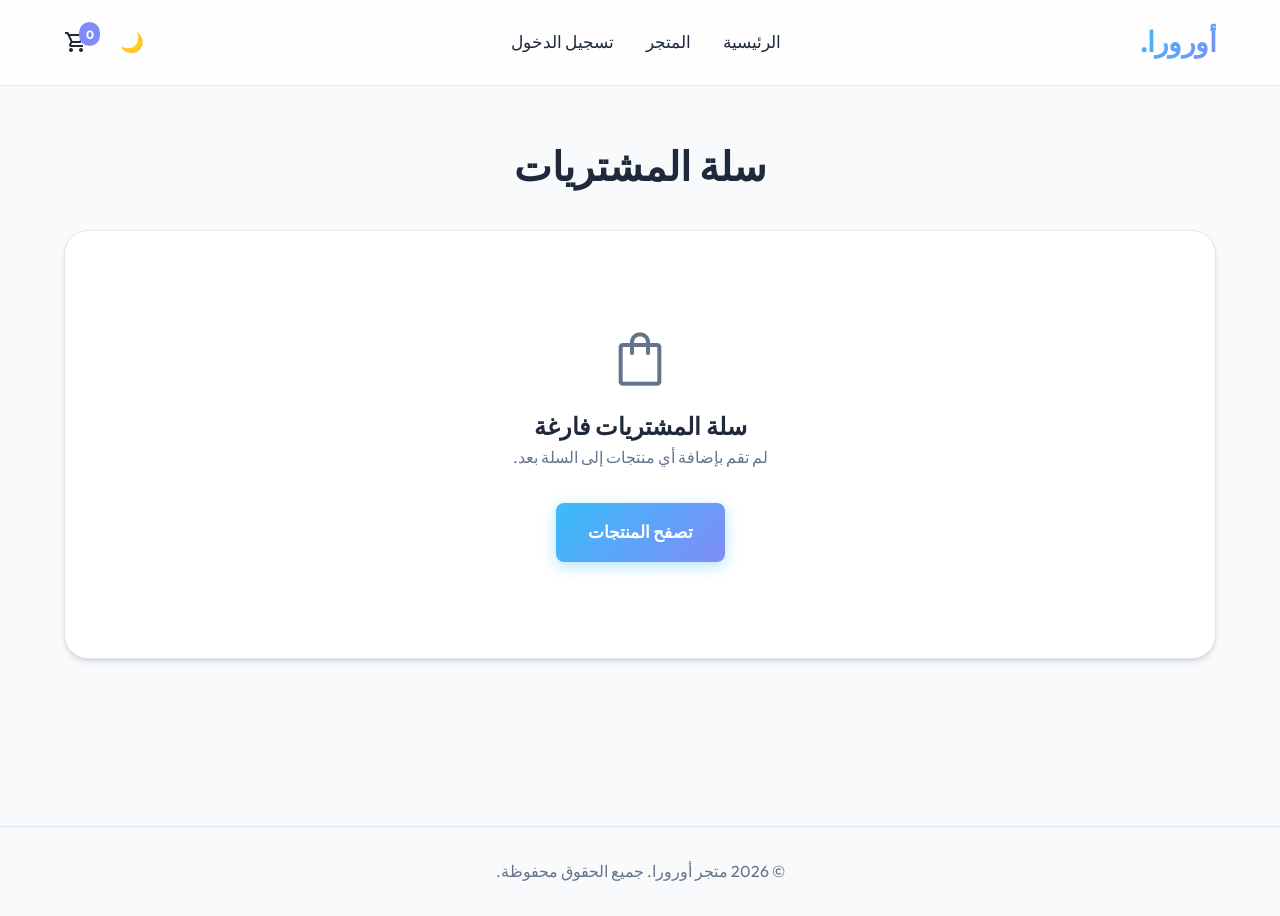
<file: cart.html>
<!DOCTYPE html>
<html lang="ar" dir="rtl" data-theme="light">
<head>
    <meta charset="UTF-8">
    <meta name="viewport" content="width=device-width, initial-scale=1.0">
    <title>متجر أورورا | سلة المشتريات</title>
    <link rel="stylesheet" href="css/style.css">
    <link href="https://fonts.googleapis.com/css2?family=Material+Symbols+Outlined" rel="stylesheet" />
</head>
<body>

    <header>
        <nav>
            <a href="index.html" class="logo">أورورا.</a>
            <ul class="nav-links">
                <li><a href="index.html">الرئيسية</a></li>
                <li><a href="shop.html">المتجر</a></li>
                <li><a href="login.html">تسجيل الدخول</a></li>
            </ul>
            <div style="display: flex; gap: 1.5rem; align-items: center;">
                <button id="theme-toggle" class="theme-toggle">🌙</button>
                <a href="cart.html" class="cart-icon">
                    <span class="material-symbols-outlined">shopping_cart</span>
                    <span class="cart-count">0</span>
                </a>
                <button id="menu-toggle" class="menu-toggle">
                    <span></span>
                    <span></span>
                    <span></span>
                </button>
            </div>
        </nav>
        <ul class="mobile-nav" id="mobile-nav">
            <li><a href="index.html">الرئيسية</a></li>
            <li><a href="shop.html">المتجر</a></li>
            <li><a href="login.html">تسجيل الدخول</a></li>
        </ul>
    </header>

    <main>
        <h1 class="section-title">سلة المشتريات</h1>
        
        <div class="cart-container" id="cart-container">
            <!-- Cart items will be generated here by cart.js -->
        </div>
    </main>

    <footer>
        <p>&copy; 2026 متجر أورورا. جميع الحقوق محفوظة.</p>
    </footer>

    <script src="js/main.js"></script>
    <script src="js/cart.js"></script>
</body>
</html>
</file>
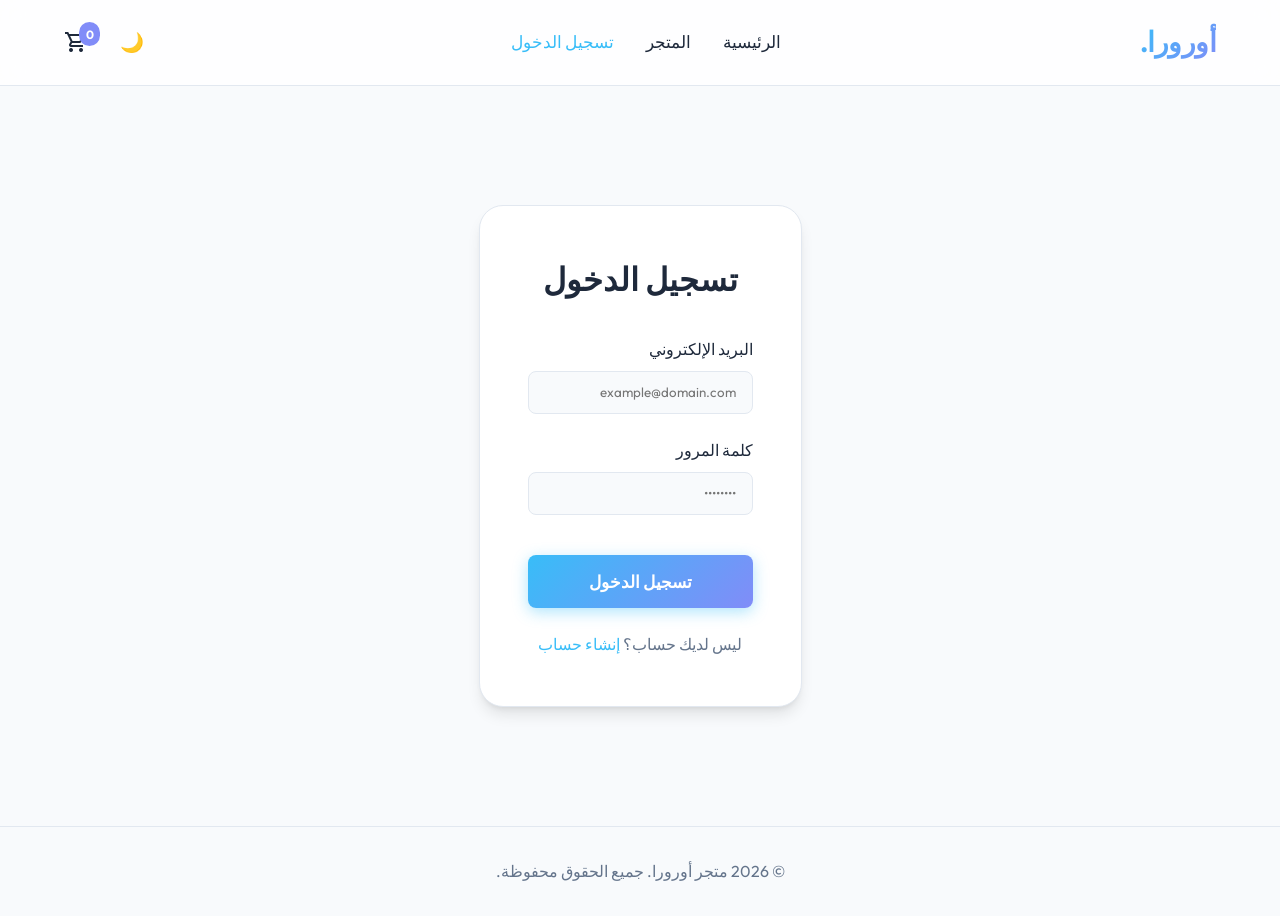
<file: login.html>
<!DOCTYPE html>
<html lang="ar" dir="rtl" data-theme="light">
<head>
    <meta charset="UTF-8">
    <meta name="viewport" content="width=device-width, initial-scale=1.0">
    <title>متجر أورورا | تسجيل الدخول</title>
    <link rel="stylesheet" href="css/style.css">
    <link href="https://fonts.googleapis.com/css2?family=Material+Symbols+Outlined" rel="stylesheet" />
</head>
<body>

    <header>
        <nav>
            <a href="index.html" class="logo">أورورا.</a>
            <ul class="nav-links">
                <li><a href="index.html">الرئيسية</a></li>
                <li><a href="shop.html">المتجر</a></li>
                <li><a href="login.html" style="color: var(--secondary-color);">تسجيل الدخول</a></li>
            </ul>
            <div style="display: flex; gap: 1.5rem; align-items: center;">
                <button id="theme-toggle" class="theme-toggle">🌙</button>
                <a href="cart.html" class="cart-icon">
                    <span class="material-symbols-outlined">shopping_cart</span>
                    <span class="cart-count">0</span>
                </a>
                <button id="menu-toggle" class="menu-toggle">
                    <span></span>
                    <span></span>
                    <span></span>
                </button>
            </div>
        </nav>
        <ul class="mobile-nav" id="mobile-nav">
            <li><a href="index.html">الرئيسية</a></li>
            <li><a href="shop.html">المتجر</a></li>
            <li><a href="login.html">تسجيل الدخول</a></li>
        </ul>
    </header>

    <main style="display: flex; align-items: center; justify-content: center;">
        <div class="login-container">
            <h2>تسجيل الدخول</h2>
            <form onsubmit="event.preventDefault(); window.location.href='index.html';">
                <div class="form-group">
                    <label for="email">البريد الإلكتروني</label>
                    <input type="email" id="email" required placeholder="example@domain.com">
                </div>
                <div class="form-group">
                    <label for="password">كلمة المرور</label>
                    <input type="password" id="password" required placeholder="••••••••">
                </div>
                <button type="submit" class="btn btn-primary login-btn">تسجيل الدخول</button>
            </form>
            <p style="text-align: center; margin-top: 1.5rem; color: var(--text-secondary);">
                ليس لديك حساب؟ <a href="#" style="color: var(--secondary-color); font-weight: 500;">إنشاء حساب</a>
            </p>
        </div>
    </main>

    <footer>
        <p>&copy; 2026 متجر أورورا. جميع الحقوق محفوظة.</p>
    </footer>

    <script src="js/main.js"></script>
</body>
</html>
</file>
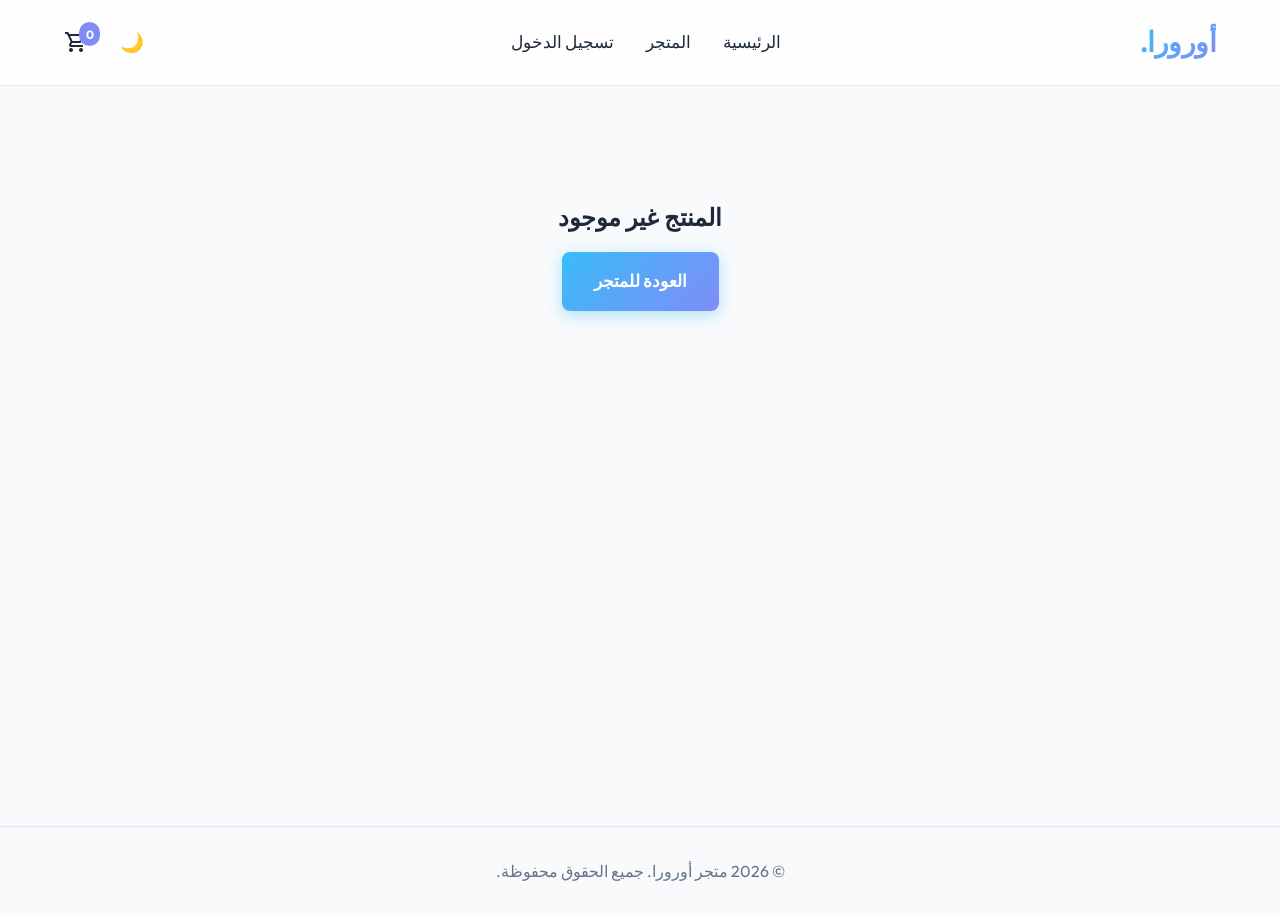
<file: product.html>
<!DOCTYPE html>
<html lang="ar" dir="rtl" data-theme="light">
<head>
    <meta charset="UTF-8">
    <meta name="viewport" content="width=device-width, initial-scale=1.0">
    <title>متجر أورورا | تفاصيل المنتج</title>
    <link rel="stylesheet" href="css/style.css">
    <link href="https://fonts.googleapis.com/css2?family=Material+Symbols+Outlined" rel="stylesheet" />
</head>
<body>

    <header>
        <nav>
            <a href="index.html" class="logo">أورورا.</a>
            <ul class="nav-links">
                <li><a href="index.html">الرئيسية</a></li>
                <li><a href="shop.html">المتجر</a></li>
                <li><a href="login.html">تسجيل الدخول</a></li>
            </ul>
            <div style="display: flex; gap: 1.5rem; align-items: center;">
                <button id="theme-toggle" class="theme-toggle">🌙</button>
                <a href="cart.html" class="cart-icon">
                    <span class="material-symbols-outlined">shopping_cart</span>
                    <span class="cart-count">0</span>
                </a>
                <button id="menu-toggle" class="menu-toggle">
                    <span></span>
                    <span></span>
                    <span></span>
                </button>
            </div>
        </nav>
        <ul class="mobile-nav" id="mobile-nav">
            <li><a href="index.html">الرئيسية</a></li>
            <li><a href="shop.html">المتجر</a></li>
            <li><a href="login.html">تسجيل الدخول</a></li>
        </ul>
    </header>

    <main>
        <div id="product-container">
            <p style="text-align: center; color: var(--text-secondary);">جاري تحميل المنتج...</p>
        </div>

        <!-- Reviews Section -->
        <section id="reviews-section" class="reviews-section" style="display: none; margin-top: 4rem;">
            <h2 class="section-title">التقييمات والتعليقات</h2>

            <!-- Review Form -->
            <div class="review-form-container">
                <h3>أضف تقييمك</h3>
                <form id="review-form" class="review-form">
                    <div class="form-group">
                        <label>اسمك</label>
                        <input type="text" id="reviewer-name" placeholder="أدخل اسمك" required>
                    </div>

                    <div class="form-group">
                        <label>التقييم</label>
                        <div class="star-rating" id="rating-selector">
                            <span class="star" data-rating="1">⭐</span>
                            <span class="star" data-rating="2">⭐</span>
                            <span class="star" data-rating="3">⭐</span>
                            <span class="star" data-rating="4">⭐</span>
                            <span class="star" data-rating="5">⭐</span>
                        </div>
                        <input type="hidden" id="rating-value" value="0" required>
                        <p id="rating-label" style="font-size: 0.9rem; color: var(--text-secondary); margin-top: 0.5rem;">اختر تقييماً</p>
                    </div>

                    <div class="form-group">
                        <label>تعليقك</label>
                        <textarea id="review-comment" placeholder="شارك رأيك في المنتج..." rows="4" required></textarea>
                    </div>

                    <button type="submit" class="btn btn-primary">إرسال التقييم</button>
                </form>
            </div>

            <!-- Reviews List -->
            <div id="reviews-list" class="reviews-list">
                <p style="text-align: center; color: var(--text-secondary);">لا توجد تقييمات حتى الآن. كن أول من يقيّم هذا المنتج!</p>
            </div>
        </section>
    </main>

    <footer>
        <p>&copy; 2026 متجر أورورا. جميع الحقوق محفوظة.</p>
    </footer>

    <script src="js/main.js"></script>
    <script src="js/product.js"></script>
</body>
</html>
</file>
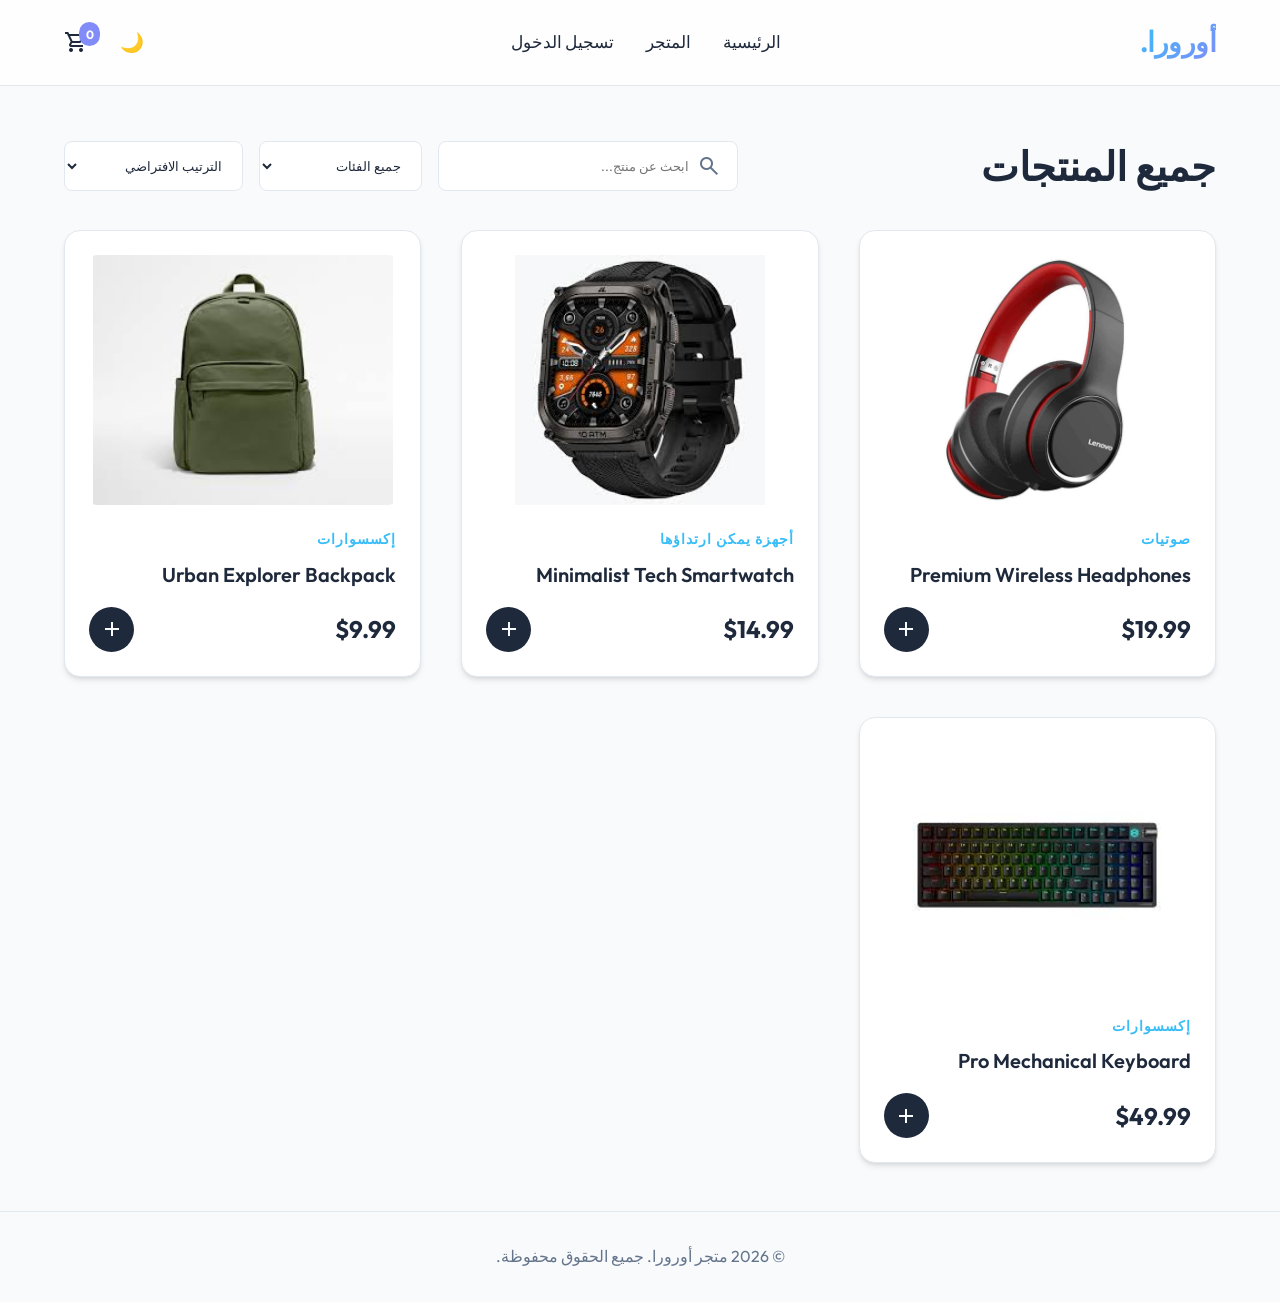
<file: shop.html>
<!DOCTYPE html>
<html lang="ar" dir="rtl" data-theme="light">
<head>
    <meta charset="UTF-8">
    <meta name="viewport" content="width=device-width, initial-scale=1.0">
    <title>متجر أورورا | المتجر</title>
    <link rel="stylesheet" href="css/style.css">
    <link href="https://fonts.googleapis.com/css2?family=Material+Symbols+Outlined" rel="stylesheet" />
</head>
<body>

    <header>
        <nav>
            <a href="index.html" class="logo">أورورا.</a>
            <ul class="nav-links">
                <li><a href="index.html">الرئيسية</a></li>
                <li><a href="shop.html">المتجر</a></li>
                <li><a href="login.html">تسجيل الدخول</a></li>
            </ul>
            <div style="display: flex; gap: 1.5rem; align-items: center;">
                <button id="theme-toggle" class="theme-toggle">🌙</button>
                <a href="cart.html" class="cart-icon">
                    <span class="material-symbols-outlined">shopping_cart</span>
                    <span class="cart-count">0</span>
                </a>
                <button id="menu-toggle" class="menu-toggle">
                    <span></span>
                    <span></span>
                    <span></span>
                </button>
            </div>
        </nav>
        <ul class="mobile-nav" id="mobile-nav">
            <li><a href="index.html">الرئيسية</a></li>
            <li><a href="shop.html">المتجر</a></li>
            <li><a href="login.html">تسجيل الدخول</a></li>
        </ul>
    </header>

    <main>
        <div class="shop-header">
            <h1 class="section-title" style="margin-bottom: 0;">جميع المنتجات</h1>
            
            <div class="filters">
                <div class="search-bar">
                    <span class="material-symbols-outlined" style="color: var(--text-secondary)">search</span>
                    <input type="text" id="search-input" placeholder="ابحث عن منتج...">
                </div>
                
                <select id="category-filter">
                    <option value="all">جميع الفئات</option>
                    <option value="audio">صوتيات</option>
                    <option value="wearables">أجهزة يمكن ارتداؤها</option>
                    <option value="accessories">إكسسوارات</option>
                </select>

                <select id="sort-filter">
                    <option value="default">الترتيب الافتراضي</option>
                    <option value="price-asc">السعر: من الأقل للأعلى</option>
                    <option value="price-desc">السعر: من الأعلى للأقل</option>
                </select>
            </div>
        </div>

        <div class="products-grid" id="shop-products">
            <!-- Loading indicator -->
            <p style="text-align: center; width: 100%; grid-column: 1 / -1; color: var(--text-secondary);">جاري تحميل المنتجات...</p>
        </div>
    </main>

    <footer>
        <p>&copy; 2026 متجر أورورا. جميع الحقوق محفوظة.</p>
    </footer>

    <script src="js/main.js"></script>
    <script src="js/shop.js"></script>
</body>
</html>
</file>
<file: css/style.css>
@import url('https://fonts.googleapis.com/css2?family=Outfit:wght@300;400;500;600;700&display=swap');

:root {
  --primary-color: #0f172a; /* Slate 900 */
  --secondary-color: #38bdf8; /* Sky 400 */
  --accent-color: #818cf8; /* Indigo 400 */
  --bg-color: #f8fafc; /* Slate 50 */
  --card-bg: #ffffff;
  --text-primary: #1e293b;
  --text-secondary: #64748b;
  --border-color: #e2e8f0;
  
  --shadow-sm: 0 1px 2px 0 rgb(0 0 0 / 0.05);
  --shadow-md: 0 4px 6px -1px rgb(0 0 0 / 0.1), 0 2px 4px -2px rgb(0 0 0 / 0.1);
  --shadow-lg: 0 10px 15px -3px rgb(0 0 0 / 0.1), 0 4px 6px -4px rgb(0 0 0 / 0.1);
  --shadow-hover: 0 20px 25px -5px rgb(0 0 0 / 0.1), 0 8px 10px -6px rgb(0 0 0 / 0.1);
  
  --radius-md: 0.5rem;
  --radius-lg: 1rem;
  --radius-xl: 1.5rem;
  
  --transition: all 0.3s cubic-bezier(0.4, 0, 0.2, 1);
}

/* Dark Mode Overrides */
[data-theme="dark"] {
  --primary-color: #f8fafc;
  --bg-color: #0f172a;
  --card-bg: #1e293b;
  --text-primary: #f8fafc;
  --text-secondary: #94a3b8;
  --border-color: #334155;
}

* {
  margin: 0;
  padding: 0;
  box-sizing: border-box;
}

body {
  font-family: 'Outfit', sans-serif;
  background-color: var(--bg-color);
  color: var(--text-primary);
  line-height: 1.6;
  transition: var(--transition);
}

a {
  text-decoration: none;
  color: inherit;
}

ul {
  list-style: none;
}

/* Glassmorphism Header */
header {
  position: sticky;
  top: 0;
  z-index: 100;
  background: rgba(255, 255, 255, 0.8);
  backdrop-filter: blur(12px);
  -webkit-backdrop-filter: blur(12px);
  border-bottom: 1px solid var(--border-color);
}

[data-theme="dark"] header {
  background: rgba(15, 23, 42, 0.8);
}

nav {
  display: flex;
  justify-content: space-between;
  align-items: center;
  padding: 1.25rem 5%;
  max-width: 1400px;
  margin: 0 auto;
}

.logo {
  font-size: 1.75rem;
  font-weight: 700;
  background: linear-gradient(135deg, var(--secondary-color), var(--accent-color));
  -webkit-background-clip: text;
  -webkit-text-fill-color: transparent;
  letter-spacing: -0.5px;
}

.nav-links {
  display: flex;
  gap: 2rem;
  align-items: center;
}

.nav-links a {
  font-weight: 500;
  font-size: 1.05rem;
  position: relative;
  transition: var(--transition);
}

.nav-links a:hover {
  color: var(--secondary-color);
}

.nav-links a::after {
  content: '';
  position: absolute;
  width: 0;
  height: 2px;
  bottom: -4px;
  left: 0;
  background: linear-gradient(90deg, var(--secondary-color), var(--accent-color));
  transition: var(--transition);
}

.nav-links a:hover::after {
  width: 100%;
}

.cart-icon {
  position: relative;
  cursor: pointer;
  display: flex;
  align-items: center;
}

.cart-count {
  position: absolute;
  top: -8px;
  right: -12px;
  background: var(--accent-color);
  color: white;
  font-size: 0.75rem;
  font-weight: 700;
  padding: 0.15rem 0.4rem;
  border-radius: 99px;
  min-width: 18px;
  text-align: center;
}

/* Theme Toggle */
.theme-toggle {
  background: none;
  border: none;
  cursor: pointer;
  color: var(--text-primary);
  font-size: 1.2rem;
  display: flex;
  align-items: center;
  justify-content: center;
  padding: 0.5rem;
  border-radius: 50%;
  transition: var(--transition);
}

.theme-toggle:hover {
  background: var(--border-color);
}

/* Hamburger Menu */
.menu-toggle {
  display: none;
  flex-direction: column;
  background: none;
  border: none;
  cursor: pointer;
  gap: 0.35rem;
  padding: 0.5rem;
}

.menu-toggle span {
  width: 24px;
  height: 2.5px;
  background: var(--text-primary);
  border-radius: 2px;
  transition: var(--transition);
}

.menu-toggle.active span:nth-child(1) {
  transform: rotate(45deg) translate(10px, 10px);
}

.menu-toggle.active span:nth-child(2) {
  opacity: 0;
}

.menu-toggle.active span:nth-child(3) {
  transform: rotate(-45deg) translate(7px, -7px);
}

/* Mobile Navigation */
.mobile-nav {
  display: none;
  position: absolute;
  top: 60px;
  right: 0;
  left: 0;
  background: var(--card-bg);
  border-bottom: 1px solid var(--border-color);
  flex-direction: column;
  padding: 1rem;
  gap: 0.5rem;
  z-index: 99;
}

[data-theme="dark"] .mobile-nav {
  background: var(--primary-color);
}

.mobile-nav.active {
  display: flex;
}

.mobile-nav li {
  border-bottom: 1px solid var(--border-color);
}

.mobile-nav li:last-child {
  border-bottom: none;
}

.mobile-nav a {
  display: block;
  padding: 1rem;
  color: var(--text-primary);
  font-weight: 500;
  transition: var(--transition);
}

.mobile-nav a:hover {
  color: var(--secondary-color);
  background: var(--bg-color);
  border-radius: var(--radius-md);
}

/* Main Container */
main {
  max-width: 1400px;
  margin: 0 auto;
  padding: 3rem 5%;
  min-height: calc(100vh - 160px);
}

/* Hero Section */
.hero {
  display: flex;
  align-items: center;
  justify-content: space-between;
  gap: 4rem;
  margin-bottom: 5rem;
  background: linear-gradient(135deg, var(--card-bg), var(--bg-color));
  padding: 4rem;
  border-radius: var(--radius-xl);
  box-shadow: var(--shadow-lg);
  border: 1px solid var(--border-color);
  overflow: hidden;
  position: relative;
}

.hero::before {
  content: '';
  position: absolute;
  top: -50%;
  right: -10%;
  width: 600px;
  height: 600px;
  background: radial-gradient(circle, rgba(56, 189, 248, 0.15) 0%, rgba(255,255,255,0) 70%);
  border-radius: 50%;
  z-index: 0;
}

.hero-content {
  flex: 1;
  position: relative;
  z-index: 1;
}

.hero h1 {
  font-size: 4rem;
  line-height: 1.1;
  margin-bottom: 1.5rem;
  font-weight: 700;
}

.hero p {
  font-size: 1.2rem;
  color: var(--text-secondary);
  margin-bottom: 2.5rem;
}

.btn {
  display: inline-block;
  padding: 1rem 2rem;
  border-radius: var(--radius-md);
  font-weight: 600;
  cursor: pointer;
  transition: var(--transition);
  border: none;
  font-family: inherit;
  font-size: 1.05rem;
}

.btn-primary {
  background: linear-gradient(135deg, var(--secondary-color), var(--accent-color));
  color: white;
  box-shadow: 0 4px 15px rgba(56, 189, 248, 0.4);
}

.btn-primary:hover {
  transform: translateY(-2px);
  box-shadow: 0 6px 20px rgba(56, 189, 248, 0.6);
}

.btn-outline {
  background: transparent;
  color: var(--text-primary);
  border: 2px solid var(--border-color);
}

.btn-outline:hover {
  border-color: var(--secondary-color);
  color: var(--secondary-color);
}

/* Products Grid */
.section-title {
  font-size: 2.5rem;
  margin-bottom: 2rem;
  text-align: center;
}

.products-grid {
  display: grid;
  grid-template-columns: repeat(auto-fill, minmax(280px, 1fr));
  gap: 2.5rem;
}

/* Product Card */
.product-card {
  background: var(--card-bg);
  border-radius: var(--radius-lg);
  padding: 1.5rem;
  box-shadow: var(--shadow-md);
  transition: var(--transition);
  border: 1px solid var(--border-color);
  display: flex;
  flex-direction: column;
  position: relative;
  overflow: hidden;
}

.product-card:hover {
  transform: translateY(-10px);
  box-shadow: var(--shadow-hover);
  border-color: var(--secondary-color);
}

.product-image-container {
  width: 100%;
  height: 250px;
  border-radius: var(--radius-md);
  overflow: hidden;
  margin-bottom: 1.5rem;
  display: flex;
  align-items: center;
  justify-content: center;
  background: #fff;
}

.product-card img {
  width: 100%;
  height: 100%;
  object-fit: contain;
  transition: transform 0.5s ease;
}

.product-card:hover img {
  transform: scale(1.1);
}

.product-category {
  font-size: 0.85rem;
  color: var(--secondary-color);
  text-transform: uppercase;
  letter-spacing: 1px;
  font-weight: 600;
  margin-bottom: 0.5rem;
}

.product-name {
  font-size: 1.25rem;
  font-weight: 600;
  margin-bottom: 1rem;
  color: var(--text-primary);
}

.product-footer {
  display: flex;
  justify-content: space-between;
  align-items: center;
  margin-top: auto;
}

.product-price {
  font-size: 1.5rem;
  font-weight: 700;
  color: var(--text-primary);
}

.add-to-cart {
  background: var(--text-primary);
  color: var(--bg-color);
  width: 45px;
  height: 45px;
  border-radius: 50%;
  display: flex;
  align-items: center;
  justify-content: center;
  border: none;
  cursor: pointer;
  transition: var(--transition);
}

.add-to-cart:hover {
  background: var(--accent-color);
  color: white;
  transform: rotate(90deg);
}

/* Shop Page Specifics */
.shop-header {
  display: flex;
  justify-content: space-between;
  align-items: center;
  margin-bottom: 2rem;
  flex-wrap: wrap;
  gap: 1rem;
}

.search-bar {
  display: flex;
  align-items: center;
  background: var(--card-bg);
  border: 1px solid var(--border-color);
  border-radius: var(--radius-md);
  padding: 0.5rem 1rem;
  width: 300px;
  transition: var(--transition);
}

.search-bar:focus-within {
  border-color: var(--secondary-color);
  box-shadow: 0 0 0 3px rgba(56, 189, 248, 0.2);
}

.search-bar input {
  border: none;
  background: transparent;
  outline: none;
  padding: 0.5rem;
  width: 100%;
  color: var(--text-primary);
  font-family: inherit;
}

.filters {
  display: flex;
  gap: 1rem;
}

select {
  padding: 0.75rem 1rem;
  border-radius: var(--radius-md);
  border: 1px solid var(--border-color);
  background: var(--card-bg);
  color: var(--text-primary);
  font-family: inherit;
  outline: none;
  cursor: pointer;
  transition: var(--transition);
}

select:focus {
  border-color: var(--secondary-color);
}

/* Product Detail Page */
.product-detail {
  display: grid;
  grid-template-columns: 1fr 1fr;
  gap: 4rem;
  align-items: center;
  margin-top: 2rem;
}

.detail-image {
  background: var(--card-bg);
  border-radius: var(--radius-xl);
  padding: 2rem;
  border: 1px solid var(--border-color);
  box-shadow: var(--shadow-lg);
  display: flex;
  justify-content: center;
  align-items: center;
}

.detail-image img {
  max-width: 100%;
  height: auto;
  border-radius: var(--radius-md);
}

.detail-info h1 {
  font-size: 3rem;
  margin-bottom: 1rem;
}

.detail-price {
  font-size: 2.5rem;
  font-weight: 700;
  color: var(--accent-color);
  margin-bottom: 1.5rem;
}

.detail-desc {
  font-size: 1.1rem;
  color: var(--text-secondary);
  margin-bottom: 2.5rem;
  line-height: 1.8;
}

.detail-actions {
  display: flex;
  gap: 1rem;
  align-items: center;
}

/* Cart Page */
.cart-container {
  background: var(--card-bg);
  border-radius: var(--radius-xl);
  padding: 2rem;
  box-shadow: var(--shadow-md);
  border: 1px solid var(--border-color);
}

.cart-item {
  display: grid;
  grid-template-columns: 100px 2fr 1fr 1fr auto;
  align-items: center;
  gap: 1.5rem;
  padding: 1.5rem 0;
  border-bottom: 1px solid var(--border-color);
}

.cart-item:last-child {
  border-bottom: none;
}

.cart-item img {
  width: 100%;
  border-radius: var(--radius-md);
  background: #fff;
}

.cart-item-info h3 {
  font-size: 1.2rem;
  margin-bottom: 0.5rem;
}

.qty-controls {
  display: flex;
  align-items: center;
  gap: 1rem;
  background: var(--bg-color);
  padding: 0.5rem;
  border-radius: var(--radius-md);
  width: fit-content;
}

.qty-btn {
  background: var(--card-bg);
  border: 1px solid var(--border-color);
  width: 30px;
  height: 30px;
  border-radius: 50%;
  cursor: pointer;
  display: flex;
  align-items: center;
  justify-content: center;
  transition: var(--transition);
}

.qty-btn:hover {
  background: var(--secondary-color);
  color: white;
  border-color: var(--secondary-color);
}

.remove-btn {
  color: #ef4444;
  background: none;
  border: none;
  cursor: pointer;
  padding: 0.5rem;
  transition: var(--transition);
}

.remove-btn:hover {
  transform: scale(1.1);
}

.cart-summary {
  margin-top: 2rem;
  padding-top: 2rem;
  border-top: 2px dashed var(--border-color);
  text-align: right;
}

.cart-total {
  font-size: 2rem;
  font-weight: 700;
  margin-bottom: 1.5rem;
}

.empty-cart {
  text-align: center;
  padding: 4rem 0;
}

/* Login Page */
.login-container {
  max-width: 400px;
  margin: 4rem auto;
  background: var(--card-bg);
  padding: 3rem;
  border-radius: var(--radius-xl);
  box-shadow: var(--shadow-lg);
  border: 1px solid var(--border-color);
}

.login-container h2 {
  text-align: center;
  font-size: 2rem;
  margin-bottom: 2rem;
}

.form-group {
  margin-bottom: 1.5rem;
}

.form-group label {
  display: block;
  margin-bottom: 0.5rem;
  font-weight: 500;
}

.form-group input {
  width: 100%;
  padding: 0.8rem 1rem;
  border: 1px solid var(--border-color);
  border-radius: var(--radius-md);
  background: var(--bg-color);
  color: var(--text-primary);
  font-family: inherit;
  transition: var(--transition);
}

.form-group input:focus {
  outline: none;
  border-color: var(--secondary-color);
  box-shadow: 0 0 0 3px rgba(56, 189, 248, 0.2);
}

.login-btn {
  width: 100%;
  margin-top: 1rem;
}

/* Footer */
footer {
  text-align: center;
  padding: 2rem;
  border-top: 1px solid var(--border-color);
  color: var(--text-secondary);
  margin-top: auto;
}

/* Toast Notification */
.toast {
  position: fixed;
  bottom: 20px;
  right: 20px;
  background: var(--text-primary);
  color: var(--bg-color);
  padding: 1rem 2rem;
  border-radius: var(--radius-md);
  box-shadow: var(--shadow-lg);
  transform: translateY(100px);
  opacity: 0;
  transition: all 0.4s cubic-bezier(0.68, -0.55, 0.265, 1.55);
  z-index: 1000;
}

.toast.show {
  transform: translateY(0);
  opacity: 1;
}

/* Reviews Section */
.reviews-section {
  max-width: 900px;
  margin: 0 auto;
}

.review-form-container {
  background: var(--card-bg);
  border: 1px solid var(--border-color);
  border-radius: var(--radius-lg);
  padding: 2rem;
  margin-bottom: 3rem;
  box-shadow: var(--shadow-md);
}

.review-form-container h3 {
  font-size: 1.5rem;
  margin-bottom: 1.5rem;
  color: var(--text-primary);
}

.review-form {
  display: flex;
  flex-direction: column;
  gap: 1.5rem;
}

.review-form .form-group {
  display: flex;
  flex-direction: column;
}

.review-form label {
  font-weight: 600;
  margin-bottom: 0.5rem;
  color: var(--text-primary);
}

.review-form input[type="text"],
.review-form textarea {
  padding: 0.75rem;
  border: 1px solid var(--border-color);
  border-radius: var(--radius-md);
  font-family: inherit;
  font-size: 1rem;
  color: var(--text-primary);
  background: var(--bg-color);
  transition: var(--transition);
}

.review-form input[type="text"]:focus,
.review-form textarea:focus {
  border-color: var(--secondary-color);
  outline: none;
  box-shadow: 0 0 0 3px rgba(56, 189, 248, 0.1);
}

.review-form textarea {
  resize: vertical;
  min-height: 100px;
}

/* Star Rating Selector */
.star-rating {
  display: flex;
  gap: 0.5rem;
  font-size: 2rem;
}

.star {
  cursor: pointer;
  transition: var(--transition);
  filter: grayscale(1) opacity(0.5);
}

.star:hover,
.star.active {
  filter: grayscale(0) opacity(1);
  transform: scale(1.1);
}

/* Reviews List */
.reviews-list {
  display: flex;
  flex-direction: column;
  gap: 1.5rem;
}

.review-item {
  background: var(--card-bg);
  border: 1px solid var(--border-color);
  border-radius: var(--radius-lg);
  padding: 1.5rem;
  box-shadow: var(--shadow-sm);
}

.review-header {
  display: flex;
  justify-content: space-between;
  align-items: start;
  margin-bottom: 1rem;
}

.review-author {
  font-weight: 600;
  font-size: 1.1rem;
  color: var(--text-primary);
}

.review-rating {
  font-size: 1.2rem;
  letter-spacing: 0.2rem;
}

.review-date {
  font-size: 0.9rem;
  color: var(--text-secondary);
  margin-top: 0.25rem;
}

.review-comment {
  color: var(--text-primary);
  line-height: 1.6;
  font-size: 1rem;
  word-wrap: break-word;
}

/* Responsive Design */
@media (max-width: 1024px) {
  .hero {
    padding: 3rem;
    gap: 2rem;
  }
  .hero h1 {
    font-size: 3rem;
  }
  .product-detail {
    gap: 2rem;
  }
}

@media (max-width: 768px) {
  .nav-links {
    display: none;
  }

  .menu-toggle {
    display: flex;
  }
  
  .hero {
    flex-direction: column-reverse;
    text-align: center;
    padding: 2rem;
  }
  
  .hero::before {
    display: none;
  }
  
  .product-detail {
    grid-template-columns: 1fr;
  }
  
  .shop-header {
    flex-direction: column;
    align-items: stretch;
  }
  
  .search-bar {
    width: 100%;
  }
  
  .cart-item {
    grid-template-columns: 1fr;
    text-align: center;
    justify-items: center;
  }
}
</file>
